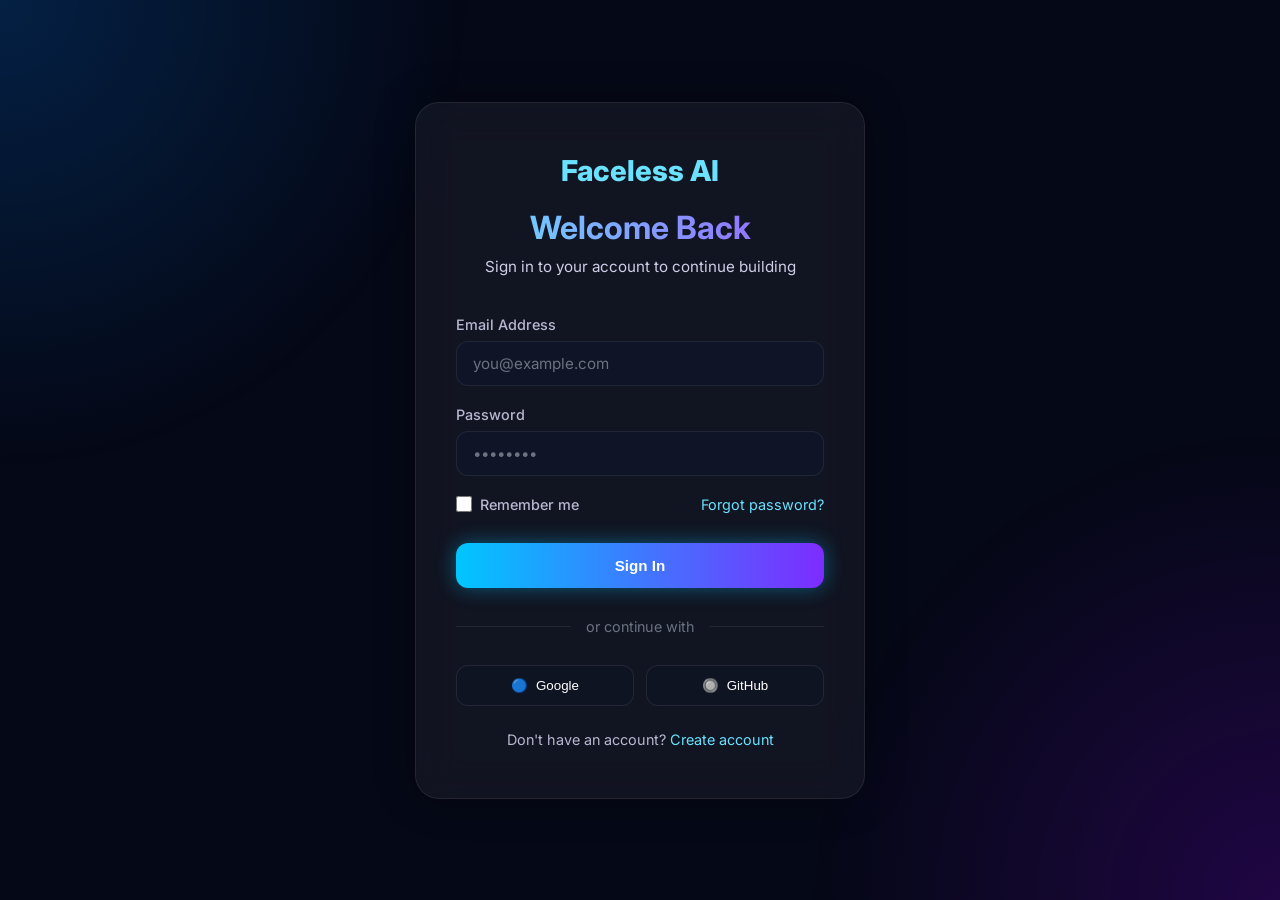
<file: public/login.html>
<!DOCTYPE html>
<html lang="en">
<head>
  <meta charset="UTF-8" />
  <meta name="viewport" content="width=device-width, initial-scale=1.0" />
  <title>Faceless AI — Sign In</title>

  <meta name="description" content="Sign in to Faceless AI and start building with AI-powered prompts." />

  <link rel="preconnect" href="https://fonts.googleapis.com">
  <link href="https://fonts.googleapis.com/css2?family=Inter:wght@300;400;500;600;700;800&display=swap" rel="stylesheet">

  <style>
    *{
      margin:0;
      padding:0;
      box-sizing:border-box;
      scroll-behavior:smooth;
    }

    body{
      font-family:'Inter',sans-serif;
      background:#050816;
      color:white;
      overflow-x:hidden;
      min-height:100vh;
      display:flex;
      align-items:center;
      justify-content:center;
    }

    body::before{
      content:"";
      position:fixed;
      width:100%;
      height:100%;
      background:
        radial-gradient(circle at top left, rgba(0,132,255,.2), transparent 30%),
        radial-gradient(circle at bottom right, rgba(140,0,255,.2), transparent 30%);
      z-index:-1;
    }

    .auth-container{
      width:90%;
      max-width:450px;
    }

    .auth-card{
      background:rgba(255,255,255,.05);
      border:1px solid rgba(255,255,255,.08);
      backdrop-filter:blur(20px);
      border-radius:24px;
      padding:50px 40px;
      box-shadow:0 0 40px rgba(0,0,0,.3);
    }

    .auth-header{
      text-align:center;
      margin-bottom:40px;
    }

    .logo{
      font-size:1.8rem;
      font-weight:800;
      color:#6ae2ff;
      margin-bottom:20px;
    }

    .auth-header h1{
      font-size:2rem;
      margin-bottom:10px;
      background:linear-gradient(90deg,#6ae2ff,#9b5cff);
      -webkit-background-clip:text;
      -webkit-text-fill-color:transparent;
    }

    .auth-header p{
      color:#cfcfe7;
      font-size:0.95rem;
    }

    .form-group{
      margin-bottom:20px;
    }

    label{
      display:block;
      margin-bottom:8px;
      color:#b8b8d0;
      font-weight:500;
      font-size:0.9rem;
    }

    input{
      width:100%;
      padding:12px 16px;
      background:rgba(15,23,42,.6);
      border:1px solid rgba(255,255,255,.08);
      border-radius:12px;
      color:white;
      font-family:'Inter',sans-serif;
      font-size:0.95rem;
      transition:.3s;
    }

    input:focus{
      outline:none;
      border-color:#6ae2ff;
      background:rgba(15,23,42,.8);
      box-shadow:0 0 15px rgba(106,226,255,.2);
    }

    input::placeholder{
      color:#6b7280;
    }

    .form-options{
      display:flex;
      justify-content:space-between;
      align-items:center;
      margin-bottom:30px;
      font-size:0.9rem;
    }

    .checkbox-group{
      display:flex;
      align-items:center;
      gap:8px;
    }

    input[type="checkbox"]{
      width:16px;
      height:16px;
      cursor:pointer;
      accent-color:#6ae2ff;
    }

    .forgot-password{
      color:#6ae2ff;
      text-decoration:none;
      transition:.3s;
    }

    .forgot-password:hover{
      color:#9b5cff;
    }

    .btn{
      width:100%;
      padding:14px;
      border-radius:12px;
      border:none;
      cursor:pointer;
      font-weight:600;
      transition:.3s;
      text-decoration:none;
      display:block;
      text-align:center;
      font-size:0.95rem;
    }

    .primary{
      background:linear-gradient(90deg,#00c6ff,#7d2cff);
      color:white;
      box-shadow:0 0 20px rgba(0,198,255,.4);
      margin-bottom:15px;
    }

    .btn:hover{
      transform:translateY(-2px);
      box-shadow:0 0 30px rgba(0,198,255,.6);
    }

    .divider{
      display:flex;
      align-items:center;
      margin:30px 0;
      gap:15px;
      color:#6b7280;
      font-size:0.9rem;
    }

    .divider::before,
    .divider::after{
      content:"";
      flex:1;
      height:1px;
      background:rgba(255,255,255,.08);
    }

    .social-auth{
      display:grid;
      grid-template-columns:1fr 1fr;
      gap:12px;
      margin-bottom:25px;
    }

    .social-btn{
      padding:12px;
      border-radius:12px;
      border:1px solid rgba(255,255,255,.08);
      background:rgba(15,23,42,.4);
      color:white;
      cursor:pointer;
      font-weight:500;
      transition:.3s;
      text-decoration:none;
      display:flex;
      align-items:center;
      justify-content:center;
      gap:8px;
    }

    .social-btn:hover{
      background:rgba(15,23,42,.8);
      border-color:#6ae2ff;
    }

    .auth-footer{
      text-align:center;
      color:#b8b8d0;
      font-size:0.9rem;
    }

    .auth-footer a{
      color:#6ae2ff;
      text-decoration:none;
      transition:.3s;
    }

    .auth-footer a:hover{
      color:#9b5cff;
    }

    .error-message{
      background:rgba(239,68,68,.1);
      border:1px solid rgba(239,68,68,.3);
      color:#fca5a5;
      padding:12px 16px;
      border-radius:12px;
      margin-bottom:20px;
      font-size:0.9rem;
      display:none;
    }

    .error-message.show{
      display:block;
    }

    .success-message{
      background:rgba(34,197,94,.1);
      border:1px solid rgba(34,197,94,.3);
      color:#86efac;
      padding:12px 16px;
      border-radius:12px;
      margin-bottom:20px;
      font-size:0.9rem;
      display:none;
    }

    .success-message.show{
      display:block;
    }

    @media(max-width:600px){
      .auth-card{
        padding:40px 24px;
      }

      .auth-header h1{
        font-size:1.5rem;
      }

      .social-auth{
        grid-template-columns:1fr;
      }
    }
  </style>
</head>

<body>

<div class="auth-container">
  <div class="auth-card">
    
    <div class="auth-header">
      <div class="logo">Faceless AI</div>
      <h1>Welcome Back</h1>
      <p>Sign in to your account to continue building</p>
    </div>

    <div id="errorMessage" class="error-message"></div>
    <div id="successMessage" class="success-message"></div>

    <form id="loginForm">
      <div class="form-group">
        <label for="email">Email Address</label>
        <input 
          type="email" 
          id="email" 
          name="email" 
          placeholder="you@example.com"
          required
        />
      </div>

      <div class="form-group">
        <label for="password">Password</label>
        <input 
          type="password" 
          id="password" 
          name="password" 
          placeholder="••••••••"
          required
        />
      </div>

      <div class="form-options">
        <div class="checkbox-group">
          <input 
            type="checkbox" 
            id="remember" 
            name="remember"
          />
          <label for="remember" style="margin:0; cursor:pointer;">Remember me</label>
        </div>
        <a href="#" class="forgot-password">Forgot password?</a>
      </div>

      <button type="submit" class="btn primary">Sign In</button>
    </form>

    <div class="divider">or continue with</div>

    <div class="social-auth">
      <button type="button" class="social-btn">
        <span>🔵</span> Google
      </button>
      <button type="button" class="social-btn">
        <span>🔘</span> GitHub
      </button>
    </div>

    <div class="auth-footer">
      Don't have an account? 
      <a href="/signup.html">Create account</a>
    </div>

  </div>
</div>

<script>
  const loginForm = document.getElementById('loginForm');
  const errorMessage = document.getElementById('errorMessage');
  const successMessage = document.getElementById('successMessage');

  loginForm.addEventListener('submit', function(e) {
    e.preventDefault();

    const email = document.getElementById('email').value;
    const password = document.getElementById('password').value;
    const remember = document.getElementById('remember').checked;

    // Clear messages
    errorMessage.classList.remove('show');
    successMessage.classList.remove('show');

    // Basic validation
    if (!email || !password) {
      showError('Please fill in all fields');
      return;
    }

    if (!isValidEmail(email)) {
      showError('Please enter a valid email address');
      return;
    }

    if (password.length < 6) {
      showError('Password must be at least 6 characters');
      return;
    }

    // Simulate login
    showSuccess('Signing in...');
    
    setTimeout(() => {
      showSuccess('Login successful! Redirecting...');
      
      // Store credentials if remember me is checked
      if (remember) {
        localStorage.setItem('rememberEmail', email);
      } else {
        localStorage.removeItem('rememberEmail');
      }

      // Redirect after 1.5 seconds
      setTimeout(() => {
        window.location.href = '/dashboard.html';
      }, 1500);
    }, 1000);
  });

  function showError(message) {
    errorMessage.textContent = message;
    errorMessage.classList.add('show');
  }

  function showSuccess(message) {
    successMessage.textContent = message;
    successMessage.classList.add('show');
  }

  function isValidEmail(email) {
    const emailRegex = /^[^\s@]+@[^\s@]+\.[^\s@]+$/;
    return emailRegex.test(email);
  }

  // Load remembered email if exists
  window.addEventListener('load', function() {
    const rememberedEmail = localStorage.getItem('rememberEmail');
    if (rememberedEmail) {
      document.getElementById('email').value = rememberedEmail;
      document.getElementById('remember').checked = true;
    }
  });

  // Social auth buttons
  document.querySelectorAll('.social-btn').forEach(btn => {
    btn.addEventListener('click', function(e) {
      e.preventDefault();
      const provider = this.textContent.includes('Google') ? 'Google' : 'GitHub';
      showSuccess(`Redirecting to ${provider}...`);
      // Implement actual OAuth flow here
    });
  });
</script>

</body>
</html>
</file>
